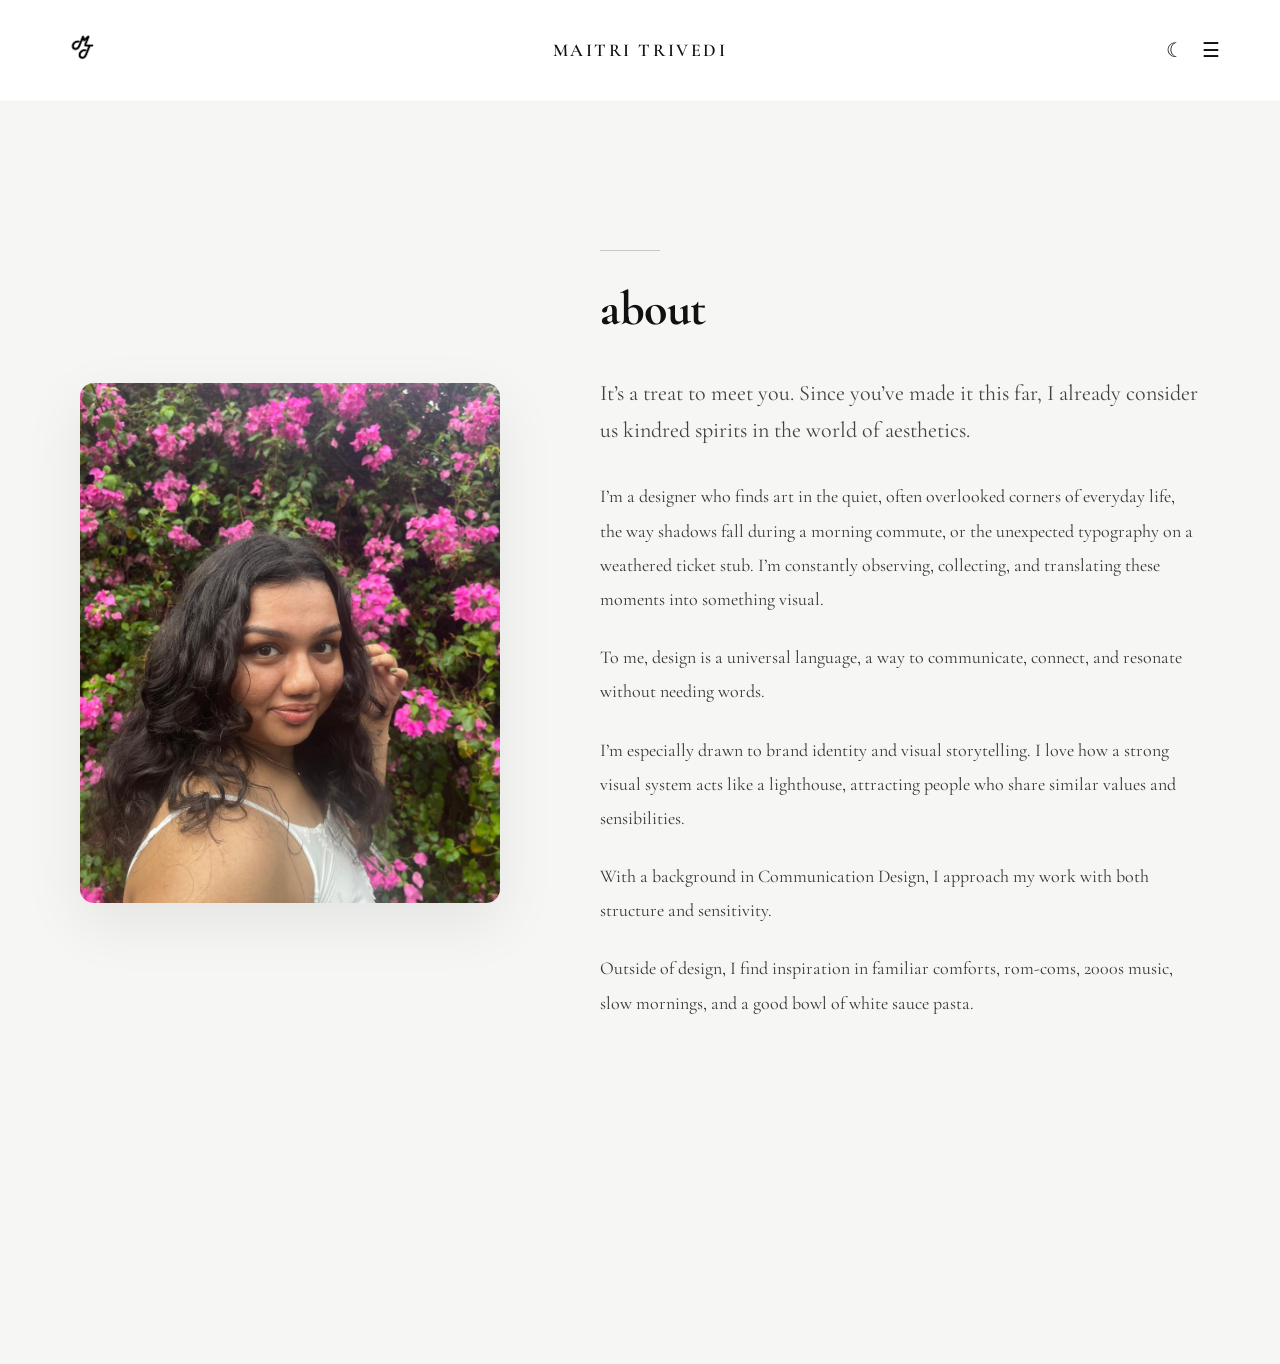
<file: about.html>
<!DOCTYPE html>

<html lang="en">

<head>
  <meta charset="UTF-8">
  <meta name="viewport" content="width=device-width, initial-scale=1.0">
  <title>About — Maitri Trivedi</title>

  <link rel="stylesheet" href="style.css">
  <link rel="stylesheet" href="css/about.css">

  <link href="https://fonts.googleapis.com/css2?family=Cormorant+Garamond:wght@400;500;600&display=swap" rel="stylesheet">
</head>

<body class="about-page">

  <!-- HEADER (unchanged) -->

  <header class="site-header">
    <div class="header-left">
      <a href="index.html">
        <img src="Logo.png" class="logo-img">
      </a>
    </div>

<div class="site-name">MAITRI TRIVEDI</div>

<div class="header-actions">
    <button class="theme-toggle" id="theme-toggle">☾</button>
    <button class="menu-toggle">☰</button>
</div>

  </header>

  <!-- ABOUT -->

  <main class="about-container">


<div class="about-grid">

  <!-- IMAGE -->
  <div class="about-image">
    <img src="maitri.jpg" alt="Maitri Trivedi">
  </div>

  <!-- TEXT -->
  <div class="about-text">

    <h1>about</h1>

    <p class="lead">
      It’s a treat to meet you. Since you’ve made it this far, I already consider us kindred spirits in the world of aesthetics.
    </p>

    <p>
      I’m a designer who finds art in the quiet, often overlooked corners of everyday life, the way shadows fall during a morning commute, or the unexpected typography on a weathered ticket stub. I’m constantly observing, collecting, and translating these moments into something visual.
    </p>

    <p>
      To me, design is a universal language, a way to communicate, connect, and resonate without needing words.
    </p>

    <p>
      I’m especially drawn to brand identity and visual storytelling. I love how a strong visual system acts like a lighthouse, attracting people who share similar values and sensibilities.
    </p>

    <p>
      With a background in Communication Design, I approach my work with both structure and sensitivity.
    </p>

    <p>
      Outside of design, I find inspiration in familiar comforts, rom-coms, 2000s music, slow mornings, and a good bowl of white sauce pasta.
    </p>

  </div>

</div>

  </main>

  <!-- FOOTER -->

  <footer class="project-footer">
  </footer>

</body>
</html>
</file>
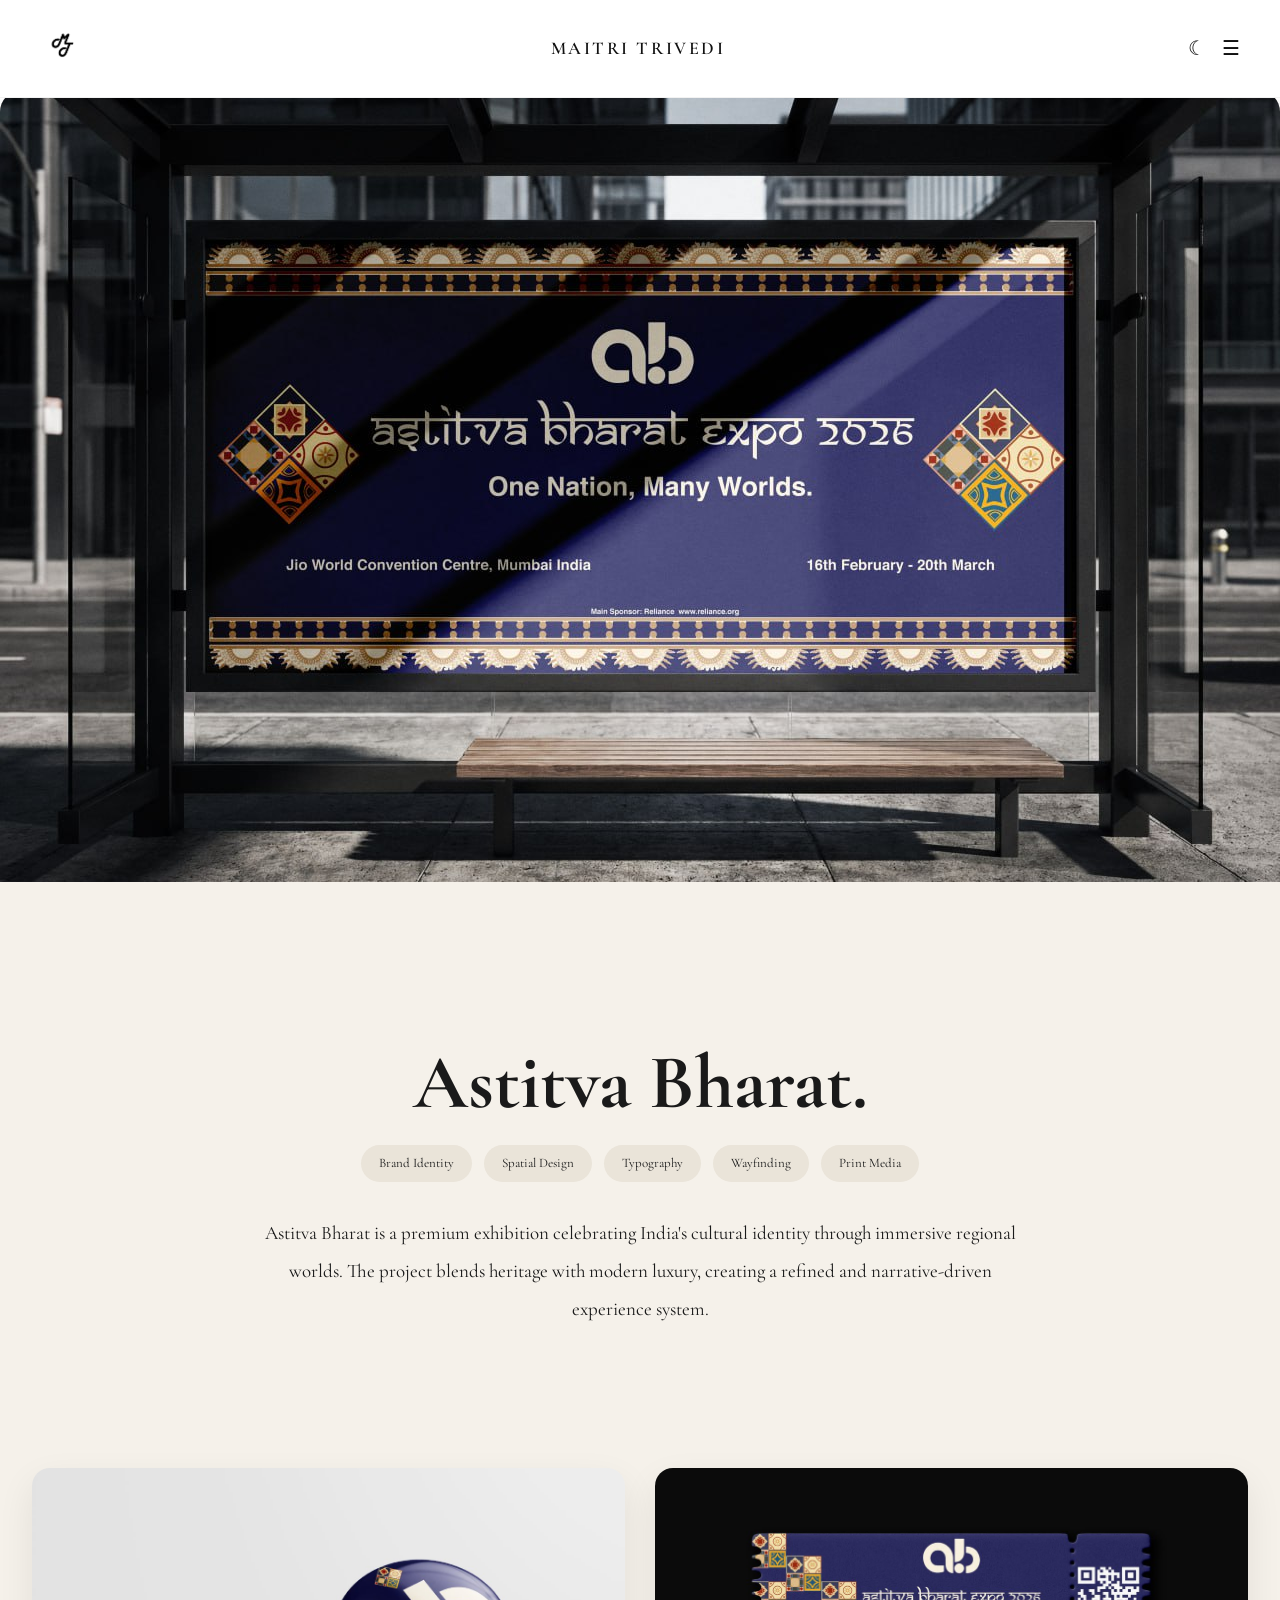
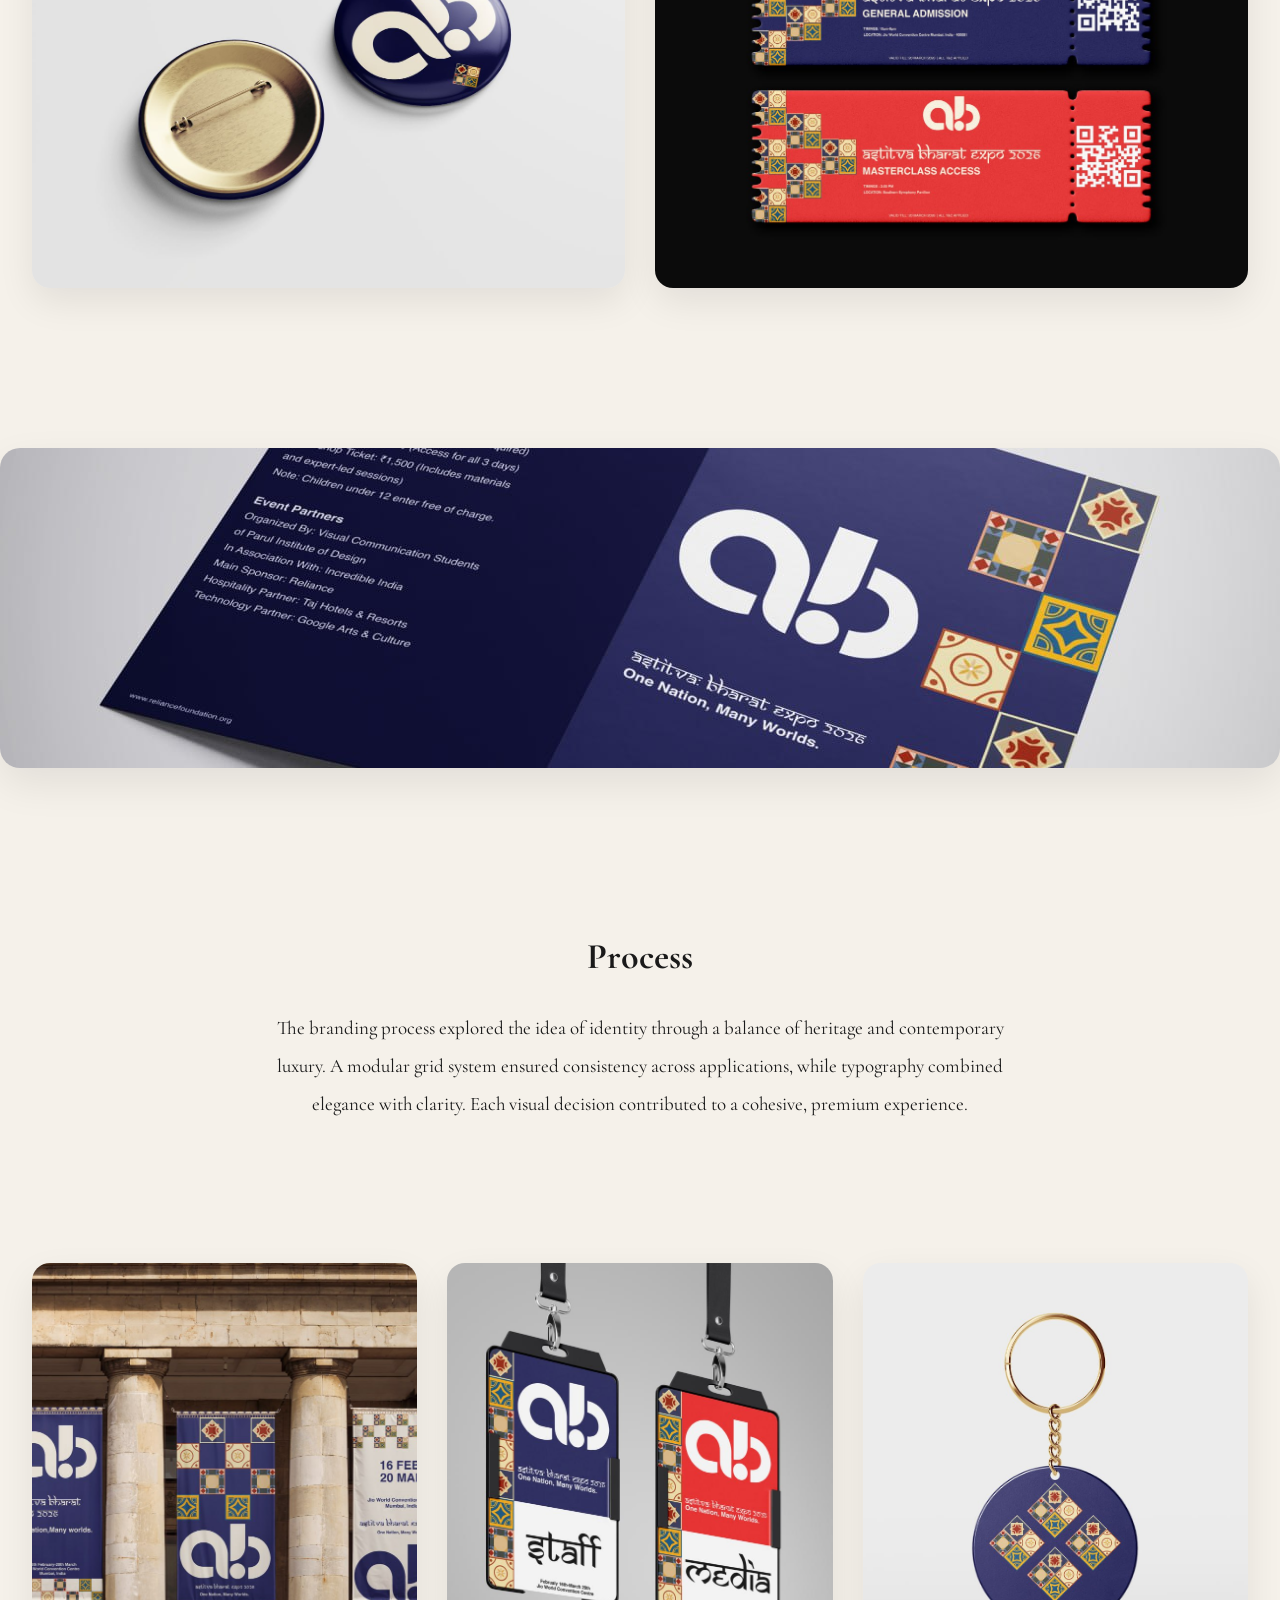
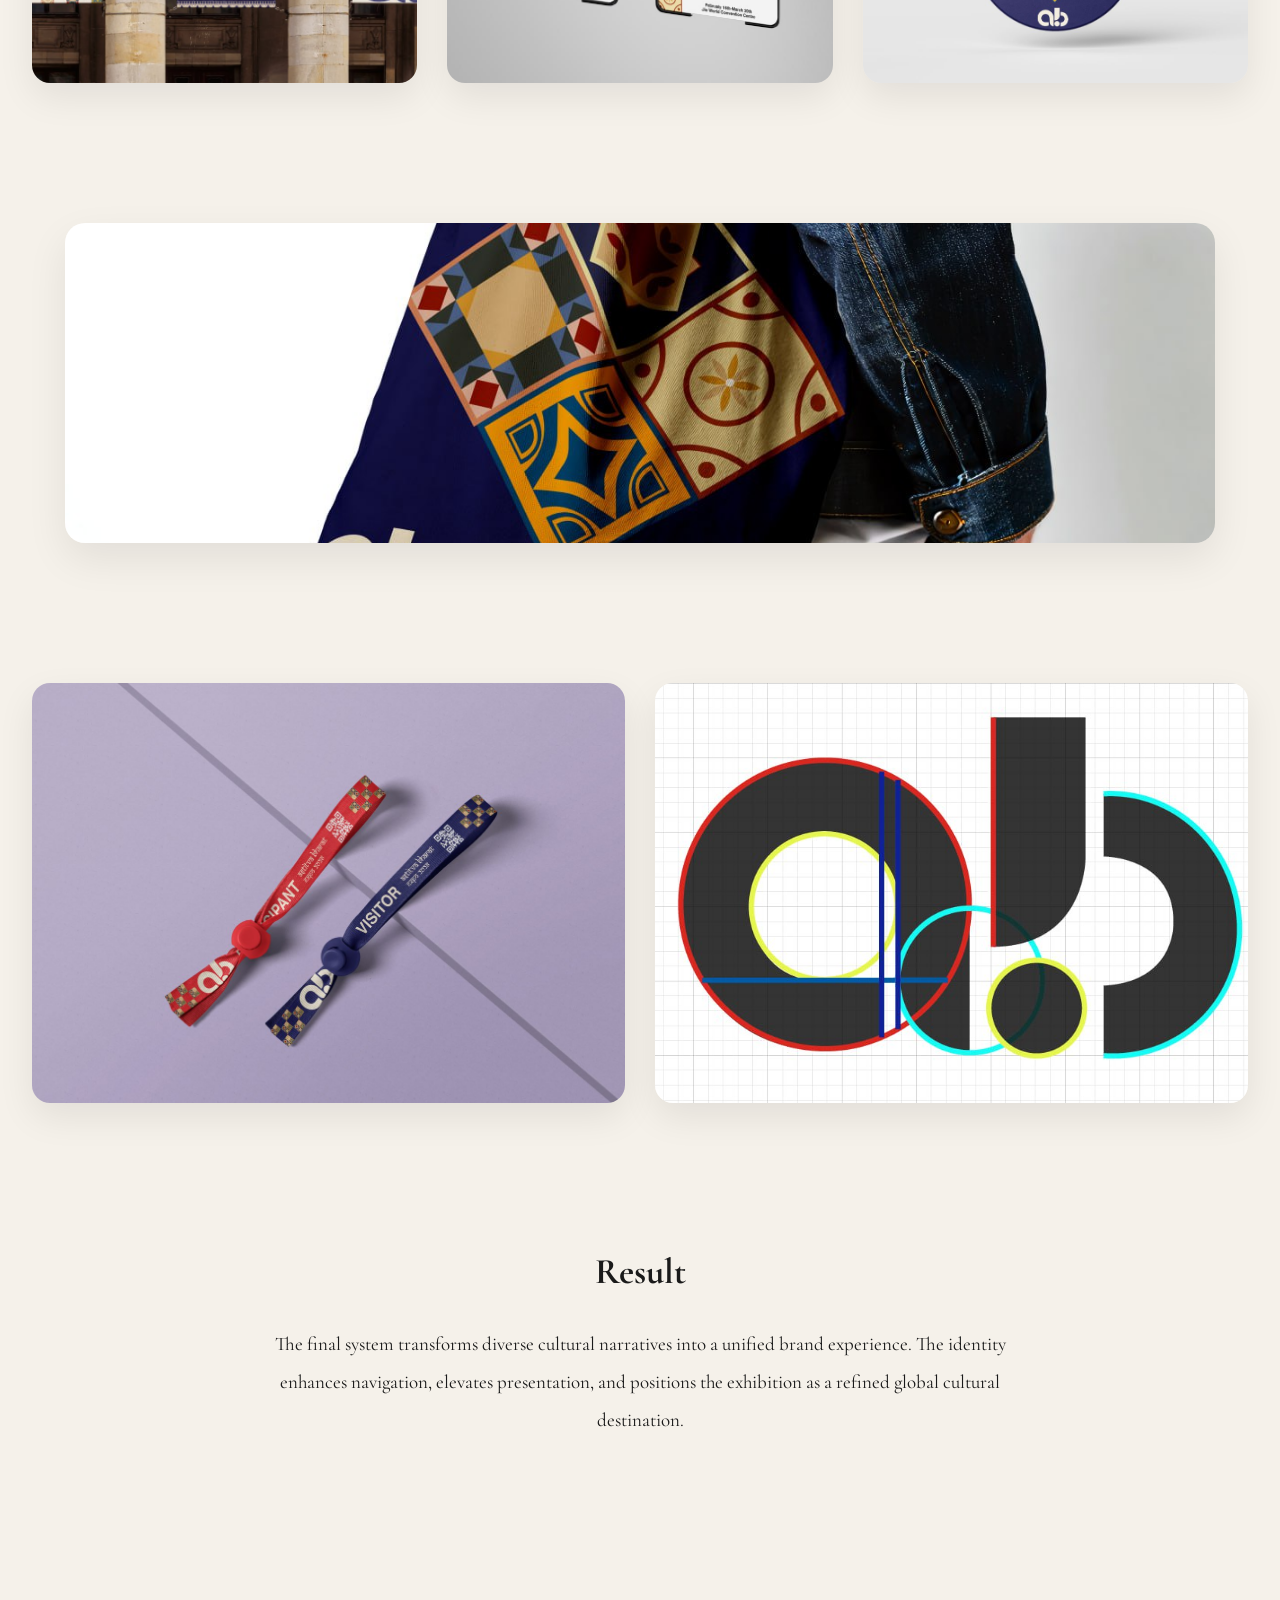
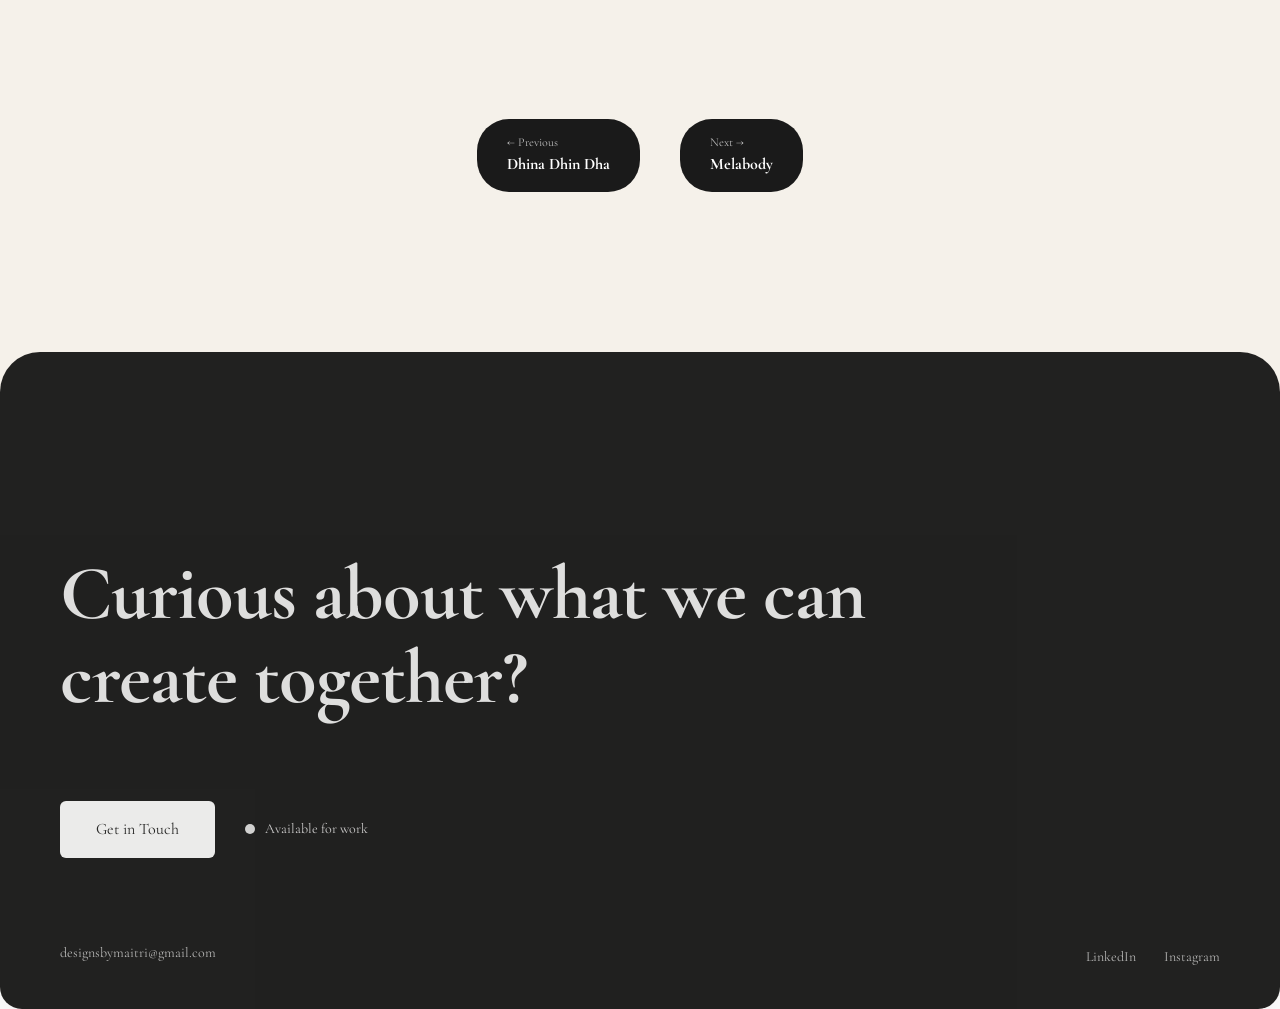
<file: work/project5.html>
<!DOCTYPE html>
<html lang="en">

<head>
<meta charset="UTF-8">
<meta name="viewport" content="width=device-width, initial-scale=1.0">

<title>Astitva Bharat — Maitri Trivedi</title>

<link rel="stylesheet" href="../style.css">
<link rel="stylesheet" href="../css/project.css">

<link href="https://fonts.googleapis.com/css2?family=Cormorant+Garamond:wght@300;400;500;600&display=swap" rel="stylesheet">
</head>

<body>

<!-- HEADER -->
<header class="site-header">

  <div class="header-left">
    <a href="../index.html">
      <img src="../Logo.png" class="logo-img" id="site-logo">
    </a>
  </div>

  <div class="site-name">MAITRI TRIVEDI</div>

  <div class="header-actions">
    <button class="theme-toggle" id="theme-toggle">☾</button>
    <button class="menu-toggle">☰</button>
  </div>

<!-- MENU -->
<div class="menu-overlay">
  <nav class="menu-nav">
    <a href="../index.html#work">Work</a>
    <a href="../index.html#about">About</a>
    <a href="../index.html#contact">Contact</a>
  </nav>
</div>

</header>

<main class="project project-astitva">

<!-- HERO -->
<section class="project-hero">
  <img src="../images/project5/2026-03-22 16.37.49.jpg">
</section>

<!-- INTRO -->
<section class="project-intro container">
  <div class="intro-left">
    <h1>Astitva Bharat.</h1>

    <div class="project-tags">
      <span>Brand Identity</span>
      <span>Spatial Design</span>
      <span>Typography</span>
      <span>Wayfinding</span>
      <span>Print Media</span>
    </div>
  </div>

  <div class="intro-right">
    <p>
      Astitva Bharat is a premium exhibition celebrating India's cultural identity through immersive regional worlds. The project blends heritage with modern luxury, creating a refined and narrative-driven experience system.
    </p>
  </div>
</section>

<!-- GRID 1 -->
<section class="project-gallery grid-style-2">
  <img src="../images/project5/2026-03-22 16.38.05.jpg">
  <img src="../images/project5/2026-03-22 16.38.08.jpg">
</section>

<!-- FULL FEATURE -->
<section class="project-image full-bleed">
  <img src="../images/project5/2026-03-22 16.38.12.jpg">
</section>

<!-- PROCESS -->
<section class="project-text container">
  <h2>Process</h2>
  <p>
    The branding process explored the idea of identity through a balance of heritage and contemporary luxury. A modular grid system ensured consistency across applications, while typography combined elegance with clarity. Each visual decision contributed to a cohesive, premium experience.
  </p>
</section>

<!-- GRID 2 -->
<section class="project-gallery grid-style-3">
  <img src="../images/project5/2026-03-22 16.38.16.jpg">
  <img src="../images/project5/2026-03-22 16.38.19.jpg">
  <img src="../images/project5/2026-03-22 16.38.23.jpg">
</section>

<!-- FEATURE -->
<section class="project-image">
  <img src="../images/project5/2026-03-22 16.38.26.jpg">
</section>

<!-- GRID 3 -->
<section class="project-gallery grid-style-2">
  <img src="../images/project5/2026-03-22 16.38.29.jpg">
  <img src="../images/project5/2026-03-22 16.38.34.jpg">
</section>


<!-- RESULT -->
<section class="project-text container">
  <h2>Result</h2>
  <p>
    The final system transforms diverse cultural narratives into a unified brand experience. The identity enhances navigation, elevates presentation, and positions the exhibition as a refined global cultural destination.
  </p>
</section>

<script src="../js/project.js"></script>

<!-- NAV -->
<section class="project-navigation">

  <a href="project4.html" class="nav-project">
    <span>← Previous</span>
    <h3>Dhina Dhin Dha</h3>
  </a>

  <a href="project1.html" class="nav-project">
    <span>Next →</span>
    <h3>Melabody</h3>
  </a>

</section>

<!-- CONTACT -->
<section class="contact-dark">

  <div class="contact-dark-inner">

    <h2 class="contact-dark-title">
      Curious about what we can create together?<br>
    </h2>

    <div class="contact-dark-cta">

      <a href="mailto:designsbymaitri@gmail.com" class="contact-btn">
        Get in Touch
      </a>

      <div class="contact-status">
        <span class="dot"></span>
        Available for work
      </div>

    </div>

    <div class="contact-footer">

      <div class="contact-left">
        <p>designsbymaitri@gmail.com</p>
      </div>

      <div class="contact-right">
        <a href="https://www.linkedin.com/in/maitri-trivedi-1b9882292/">LinkedIn</a>
        <a href="https://www.instagram.com/designbymaitri/?hl=en">Instagram</a>
      </div>

    </div>

  </div>

</section>
</main>

</body>
</html>
</file>
<file: style.css>
/* ================= RESET ================= */

*{
  margin:0;
  padding:0;
  box-sizing:border-box;
}

body{
  font-family:'Cormorant Garamond',serif;
  background:#ffffff;
  color:#111;
  line-height:1.6;
  padding-top:90px;
}

body.dark{
  background:#0f0f0f;
  color:#f5f5f5;
}

/* ================= HEADER ================= */

.site-header{
  position:fixed;
  top:0;
  width:100%;
  display:grid;
  grid-template-columns:1fr auto 1fr;
  align-items:center;
  padding:22px 60px;
  background:#ffffff;
  border-bottom:1px solid rgba(0,0,0,0.05);
  z-index:999;
}

body.dark .site-header{
  background:#0f0f0f;
  border-bottom:1px solid rgba(255,255,255,0.08);
}

.logo-img{ height:48px; }

.site-name{
  font-size:18px;
  letter-spacing:.14em;
  font-weight:600;
}

.header-actions{
  display:flex;
  gap:18px;
  justify-self:end;
}

.menu-toggle,
.theme-toggle{
  background:none;
  border:none;
  font-size:20px;
  cursor:pointer;
  color:inherit;
}

/* ================= MENU ================= */

.menu-overlay{
  position:fixed;
  inset:0;
  display:flex;
  align-items:center;
  justify-content:center;
  background:#ffffff;
  opacity:0;
  pointer-events:none;
  transition:0.3s ease;
}

.menu-overlay.active{
  opacity:1;
  pointer-events:auto;
}

body.dark .menu-overlay{
  background:#0f0f0f;
}

.menu-nav{
  display:flex;
  flex-direction:column;
  gap:30px;
}

.menu-nav a{
  font-size:56px;
  text-decoration:none;
  color:inherit;
}

/* ================= HERO ================= */

.hero{
  min-height:92vh;
  display:flex;
  align-items:center;
  justify-content:center;
  padding:120px 40px 80px;
}

/* CONTAINER */
.hero-inner{
  max-width:1100px;
  margin:0 auto;
}

/* INTRO (SHIFTED RIGHT SLIGHTLY) */
/* INTRO (slightly stronger but still subtle) */
.hero-intro{
  font-size:clamp(22px, 2.2vw, 26px);
  opacity:.6;
  margin-bottom:34px;

  text-align:center;
  max-width:500px;
  margin-left:auto;
  margin-right:auto;
}

/* MAIN TITLE (dominant) */
.hero-title{
  font-size:clamp(64px, 7vw, 110px);
  line-height:1.05;
  letter-spacing:-1.5px;

  text-align:center;
  margin-bottom:48px;
}

/* SUBTEXT (balanced, readable, not weak) */
.hero-subtext{
  font-size:clamp(20px, 2vw, 24px);
  line-height:1.8;
  opacity:.7;

  max-width:650px;
  margin:0 auto;
  text-align:center;
}

/* ================= WORK ================= */

.work{
  max-width:1200px;
  margin:160px auto;
  padding:120px 70px;
  background:#f7f7f5;
  border-radius:40px;
}

body.dark .work{
  background:#121212;
}

/* ================= SECTION HEADER ================= */

.section-header{
  margin-bottom:80px;
  text-align:center;
}

.section-header h2{
  font-size:54px;
}

.subtitle{
  margin-top:10px;
  opacity:.6;
}

/* ================= FEATURED ================= */

.featured-project{
  margin-bottom:120px;
}

.featured-link{
  display:block;
  text-decoration:none;
  color:inherit;
}

.featured-image{
  border-radius:24px;
  overflow:hidden;
  box-shadow:0 30px 80px rgba(0,0,0,0.12);
}

.featured-image img{
  width:100%;
  height:520px;
  object-fit:cover;
}

.featured-info{
  margin-top:30px;
}

.featured-info h2{
  font-size:44px;
}

.featured-info p{
  font-size:18px;
  opacity:.7;
}

/* ================= GRID ================= */

.projects{
  display:grid;
  grid-template-columns:repeat(2,1fr);
  gap:40px;
}

/* ================= PROJECT CARD ================= */

.project{
  display:block; /* IMPORTANT FIX */
  text-decoration:none;
  color:inherit;

  background:#ffffff;
  border-radius:22px;
  overflow:hidden;

  box-shadow:0 15px 50px rgba(0,0,0,0.08);
}

body.dark .project{
  background:#1a1a1a;
  box-shadow:0 25px 70px rgba(0,0,0,0.6);
}

.project img{
  width:100%;
  height:320px;
  object-fit:cover;
}

.project-info{
  padding:26px;
}

.project-info h3{
  font-size:28px;
}

.project-info span{
  font-size:14px;
  opacity:.6;
}

/* ================= CONTACT ================= */

.contact{
  padding:180px 40px 140px;
  text-align:center;
}

.contact h2{
  font-size:54px;
}

.contact-text{
  font-size:20px;
  opacity:.7;
  margin:30px 0;
}

/* ================= FOOTER ================= */

.site-footer{
  padding:80px;
  text-align:center;
  opacity:.5;
}

/* ================= RESPONSIVE ================= */

@media (max-width:900px){

  .projects{
    grid-template-columns:1fr;
  }

  .hero-title{
    font-size:54px;
  }

  .work{
    padding:80px 30px;
  }

}

/* ================= MENU ================= */

/* ================= MENU ================= */

.menu-overlay{
  position:fixed;
  inset:0;
  background:#111;

  display:flex;
  align-items:center;
  justify-content:center;

  opacity:0;
  visibility:hidden;
  pointer-events:none;

  transition:opacity 0.4s ease, visibility 0.4s ease;

  z-index:9999;
}

.menu-overlay.active{
  opacity:1;
  visibility:visible;
  pointer-events:auto;
}

.menu-nav{
  display:flex;
  flex-direction:column;
  gap:30px;
  text-align:center;
}

.menu-nav a{
  font-size:40px;
  color:#fff;
  text-decoration:none;
  transition:.3s;
}

.menu-nav a:hover{
  opacity:.6;
}


/* ================= MENU BUTTON (CROSS ICON) ================= */

.menu-toggle{
  font-size:20px;
  transition:0.3s;
}

.menu-toggle.open{
  transform:rotate(90deg);
}

.menu-toggle.open::before{
  content:"✕";
}


/* ================= PAGE TRANSITION ================= */

.page-transition{
  position:fixed;
  inset:0;
  background:#111;

  transform:translateY(-100%);
  transition:0.6s ease;

  z-index:10000;
}

.page-transition.active{
  transform:translateY(0);
}


/* ================= HEADER ================= */

.site-header{
  position:fixed;
  top:0;
  width:100%;
  z-index:1000;
  backdrop-filter:blur(10px);
}

/* ================= DARK CONTACT SECTION ================= */

/* ================= CONTACT SPACER ================= */

.contact-spacer{
  height:220px;
}


/* ================= CONTACT OVERLAY ================= */

.contact-dark{
  background:#0a0a0a;
  color:#f5f5f5;

  padding:200px 60px 120px;

  margin-top:-180px;
  border-radius:40px 40px 0 0;

  position:relative;
  z-index:10;

  transform:translateY(80px);
  opacity:0.9;

  transition:all 0.8s cubic-bezier(0.22,1,0.36,1);
}

.contact-dark.active{
  transform:translateY(0);
  opacity:1;
}


/* ================= GRID STRUCTURE ================= */

.contact-dark-inner{
  max-width:1200px;
  margin:0 auto;

  display:grid;
  grid-template-columns:1fr;
  gap:80px;
}


/* ================= TITLE ================= */

.contact-dark-title{
  font-size:clamp(52px,6vw,100px);
  line-height:1.1;
  letter-spacing:-1px;
  color:#dcdcdc;
  max-width:900px;
}


/* ================= CTA ================= */

.contact-dark-cta{
  display:flex;
  align-items:center;
  gap:30px;
}


/* BUTTON */

.contact-btn{
  position:relative;
  overflow:hidden;

  background:#eaeaea;
  color:#111;

  padding:16px 36px;
  font-size:16px;
  text-decoration:none;

  border-radius:6px;
  transition:all 0.3s ease;
}

.contact-btn:hover{
  background:#ffffff;
  transform:translateY(-3px);
  box-shadow:0 12px 30px rgba(255,255,255,0.12);
}


/* GLOW EFFECT */

.contact-btn::before{
  content:"";
  position:absolute;
  width:200px;
  height:200px;
  background:radial-gradient(circle, rgba(255,255,255,0.35), transparent 60%);
  top:var(--y);
  left:var(--x);
  transform:translate(-50%, -50%);
  opacity:0;
  transition:opacity 0.3s;
}

.contact-btn:hover::before{
  opacity:1;
}


/* STATUS */

.contact-status{
  display:flex;
  align-items:center;
  gap:10px;
  font-size:14px;
  opacity:0.8;
}

.contact-status .dot{
  width:10px;
  height:10px;
  background:#ffffff;
  border-radius:50%;
  animation:pulse 1.5s infinite;
}

@keyframes pulse{
  0%{opacity:0.3;}
  50%{opacity:1;}
  100%{opacity:0.3;}
}


/* ================= FOOTER GRID ================= */

.contact-footer{
  display:grid;
  grid-template-columns:1fr auto;
  align-items:end;
  gap:40px;

  font-size:14px;
  opacity:0.7;
}

.contact-left p{
  margin:4px 0;
}


/* SOCIAL */

.contact-right{
  display:flex;
  gap:28px;
}

.contact-right a{
  color:inherit;
  text-decoration:none;
  transition:0.3s ease;
}

.contact-right a:hover{
  opacity:0.5;
}


/* ================= TEXT REVEAL ================= */

.reveal-text span{
  opacity:0;
  display:inline-block;
  transform:translateY(20px);
}


/* ================= BODY TRANSITION ================= */

body{
  transition:background 0.6s ease;
}


/* ================= RESPONSIVE ================= */

@media(max-width:900px){

  .contact-dark{
    padding:140px 24px 80px;
  }

  .contact-dark-inner{
    gap:60px;
  }

  .contact-dark-title{
    font-size:36px;
  }

  .contact-dark-cta{
    flex-direction:column;
    align-items:flex-start;
    gap:20px;
  }

  .contact-footer{
    grid-template-columns:1fr;
    gap:30px;
  }

}
</file>
<file: css/about.css>
/* ================= BASE ================= */

body.about-page{
  background:#f6f6f4;
  color:#111;
  font-family:'Cormorant Garamond', serif;
}


/* ================= ABOUT LAYOUT ================= */

.about-container{
  max-width:1200px;
  margin:160px auto;
  padding:0 40px;
}

.about-grid{
  display:grid;
  grid-template-columns:420px 1fr;
  gap:100px;
  align-items:center;
}


/* ================= IMAGE ================= */

.about-image{
  position:relative;
}

.about-image img{
  width:100%;
  height:520px;
  object-fit:cover;
  border-radius:14px;

  /* subtle premium shadow */
  box-shadow:0 20px 60px rgba(0,0,0,0.08);
}


/* ================= TEXT ================= */

.about-text{
  max-width:600px;
}

/* MAIN TITLE */
.about-text h1{
  font-size:48px;
  line-height:1.2;
  margin-bottom:36px;
  letter-spacing:-0.5px;
}

/* LEAD */
.about-text .lead{
  font-size:22px;
  line-height:1.7;
  margin-bottom:30px;
  opacity:0.85;
}

/* BODY TEXT */
.about-text p{
  font-size:18px;
  line-height:1.9;
  margin-bottom:24px;
  color:#222;
  opacity:0.9;
}


/* ================= SUBTLE DETAIL LINE ================= */

.about-text::before{
  content:"";
  display:block;
  width:60px;
  height:1px;
  background:#111;
  opacity:0.2;
  margin-bottom:30px;
}


/* ================= FOOTER ================= */

.project-footer{
  margin-top:140px;
  padding:80px 0;
  text-align:center;
}

/* BUTTON */
.back-home-btn{
  text-decoration:none;
  font-size:13px;
  letter-spacing:0.25em;
  text-transform:uppercase;
  color:#111;
  position:relative;
  display:inline-block;
}

/* UNDERLINE ANIMATION */
.back-home-btn::after{
  content:"";
  position:absolute;
  left:0;
  bottom:-6px;
  width:0%;
  height:1px;
  background:#111;
  transition:0.4s ease;
}

.back-home-btn:hover::after{
  width:100%;
}


/* ================= REMOVE CURSOR ================= */

.custom-cursor{
  display:none !important;
}


/* ================= RESPONSIVE ================= */

@media(max-width:900px){

  .about-grid{
    grid-template-columns:1fr;
    gap:50px;
  }

  .about-container{
    margin:120px auto;
    padding:0 24px;
  }

  .about-image img{
    height:auto;
  }

  .about-text h1{
    font-size:36px;
  }

  .about-text .lead{
    font-size:20px;
  }

}
</file>
<file: css/project.css>
/* ================================================= */
/* MELABODY FIXED */
/* ================================================= */

/* HEADER CONSISTENCY */

.site-header{
  display:flex;
  justify-content:space-between;
  align-items:center;
  padding:20px 40px;
}

.header-actions{
  display:flex;
  align-items:center;
  gap:16px;
}

.theme-toggle,
.menu-toggle{
  background:none;
  border:none;
  font-size:20px;
  cursor:pointer;
  line-height:1;
}

/* ===============================
   MELABODY — CLEAN PORTFOLIO STYLE
   =============================== */

.project-melabody {
  background: #f6f6f4;
  color: #111;
  font-family: 'Cormorant Garamond', serif;
}


/* ===============================
   HERO (FULL, NO CROP ISSUES)
   =============================== */

.project-melabody .project-hero img {
  width: 100%;
  height: auto;
  display: block;
}


/* ===============================
   INTRO
   =============================== */

.project-melabody .project-intro {
  display: flex;
  justify-content: space-between;
  gap: 80px;
  padding: 120px 8%;
}

.project-melabody .intro-left h1 {
  font-size: 60px;
  margin-bottom: 20px;
}

.project-melabody .intro-right {
  max-width: 520px;
  line-height: 1.8;
  opacity: 0.75;
}


/* ===============================
   TAGS (TABLET STYLE)
   =============================== */

.project-melabody .project-tags {
  margin-top: 20px;
}

.project-melabody .project-tags span {
  display: inline-block;
  padding: 8px 16px;
  margin: 6px 8px 0 0;
  font-size: 13px;
  border-radius: 999px;
  background: #e8e8e5;
  color: #333;
  font-weight: 500;
}


/* ===============================
   MOODBOARD (FULL IMAGE — NO CUT)
   =============================== */

.project-melabody .melabody-grid {
  width: 100%;
  padding: 0 8%;
  margin: 140px 0;
}

.project-melabody .melabody-grid img {
  width: 100%;
  height: auto;
  display: block;
  border-radius: 12px;
}


/* ===============================
   ALL IMAGES (NO CROPPING EVER)
   =============================== */

.project-melabody .project-image {
  width: 100%;
  padding: 0 8%;
  margin: 140px 0;
}

.project-melabody .project-image img {
  width: 100%;
  height: auto;
  display: block;
  border-radius: 12px;
}


/* ===============================
   TEXT
   =============================== */

.project-melabody .project-text {
  max-width: 720px;
  margin: 140px auto;
  line-height: 1.8;
  padding: 0 8%;
}

.project-melabody .project-text h2 {
  font-size: 34px;
  margin-bottom: 16px;
}


/* ===============================
   GALLERY (NO OVERLAP, CLEAN GRID)
   =============================== */

.melabody-product {
  display: grid;
  grid-template-columns: 1fr 1fr;
  gap: 30px;
  padding: 0 8%;
  margin: 140px 0;
}

.melabody-product img {
  width: 100%;
  border-radius: 12px;
}

.melabody-lifestyle {
  display: grid;
  grid-template-columns: 1fr 1fr;
  gap: 30px;
  padding: 0 8%;
  margin: 140px 0;
}

.melabody-lifestyle img {
  width: 100%;
  border-radius: 12px;
}

.melabody-system {
  display: grid;
  grid-template-columns: 1fr;
  gap: 40px;
  padding: 0 8%;
  margin: 160px 0;
}

.melabody-system img {
  width: 100%;
  border-radius: 12px;
}

.melabody-highlight {
  width: 100%;
  padding: 0 8%;
  margin: 160px 0;
}

.melabody-highlight img {
  width: 100%;
  border-radius: 12px;
}

.melabody-feature img,
.melabody-product img,
.melabody-lifestyle img,
.melabody-system img,
.melabody-highlight img {
  width: 100%;
  height: auto;
  display: block;
}


/* ===============================
   NAVIGATION
   =============================== */

.project-melabody .project-navigation {
  display: flex;
  justify-content: space-between;
  padding: 120px 8%;
}


/* ===============================
   CONTACT SPACING
   =============================== */

.project-melabody .contact-spacer {
  height: 120px;
}


/* ===============================
   RESPONSIVE
   =============================== */

@media (max-width: 900px) {

  .project-melabody .project-intro {
    flex-direction: column;
  }

  .project-melabody .melabody-gallery {
    grid-template-columns: 1fr;
  }

  .project-melabody .melabody-gallery img {
    grid-column: span 1 !important;
  }

}

/* ================================================= */
/* LOAFFA FIXED */
/* ================================================= */

/* ===============================
   LOAFFA — PREMIUM CLEAN LAYOUT
   =============================== */

.project-loaffa {
  background: #f6f6f4;
  color: #111;
  font-family: 'Cormorant Garamond', serif;
}


/* ===============================
   HERO (FULL BLEED)
   =============================== */

.project-loaffa .project-hero img {
  width: 100%;
  height: auto;
  display: block;
}


/* ===============================
   INTRO (CONTAINED)
   =============================== */

.project-loaffa .project-intro {
  display: flex;
  justify-content: space-between;
  gap: 80px;
  padding: 120px 8%;
}

.project-loaffa .intro-left h1 {
  font-size: 120px;
  margin-bottom: 20px;
}

.project-loaffa .intro-right {
  font-size: 25px;
  max-width: 520px;
  line-height: 1.8;
  opacity: 0.75;
}


/* ===============================
   TAGS (TABLET STYLE)
   =============================== */

.project-loaffa .project-tags span {
  display: inline-block;
  padding: 8px 16px;
  margin: 6px 8px 0 0;
  font-size: 13px;
  border-radius: 999px;
  background: #e8e8e5;
}


/* ===============================
   IMAGE ROW (FULL WIDTH GRID)
   =============================== */

.project-loaffa .loaffa-row {
  display: grid;
  grid-template-columns: 1fr 1fr;
  gap: 20px;

  width: 100%;
  padding: 0;
  margin: 140px 0;
}

.project-loaffa .loaffa-row img {
  width: 100%;
  height: auto;
  display: block;
  border-radius: 10px;
}


/* ===============================
   SINGLE IMAGE (PORTRAIT FEATURE)
   =============================== */

.project-loaffa .loaffa-single {
  width: 100%;
  margin: 140px 0;
}

.project-loaffa .loaffa-single img {
  width: 55%;        /* smaller = elegant */
  margin: 0 auto;
  display: block;
  border-radius: 12px;
}


/* ===============================
   FULL WIDTH IMAGES
   =============================== */

.project-loaffa .project-image {
  width: 100%;
  margin: 140px 0;
  padding: 0;
}

.project-loaffa .project-image img {
  width: 100%;
  display: block;
}


/* ===============================
   TEXT
   =============================== */

.project-loaffa .project-text {
  font-size: x-large;
  max-width: 720px;
  margin: 140px auto;
  padding: 0 8%;
  line-height: 1.8;
}

.project-loaffa .project-text h2 {
  font-size: 100px;
  margin-bottom: 16px;
}


/* ===============================
   VIDEO (CLEAN + PREMIUM)
   =============================== */

.project-loaffa .project-video {
  width: 100%;
  margin: 160px 0;
}

.project-loaffa .project-video-frame {
  width: 100%;
  overflow: hidden;
}

.project-loaffa .project-video video {
  width: 100%;
  display: block;
}


/* ===============================
   NAV
   =============================== */

.project-loaffa .project-navigation {
  display: flex;
  justify-content: space-between;
  padding: 120px 8%;
  font-size: larger;
}


/* ===============================
   RESPONSIVE
   =============================== */

@media (max-width: 900px) {

  .project-loaffa .project-intro {
    flex-direction: column;
  }

  .project-loaffa .loaffa-row {
    grid-template-columns: 1fr;
  }

  .project-loaffa .loaffa-single img {
    width: 100%;
  }
}

/* ===============================
   LOAFFA — TRUE IMAGE SIZING
   =============================== */

.project-loaffa img {
  width: 100%;
  height: auto;
  display: block;
}

/* ================================================= */
/* UNCLE DOUGH FIXED */
/* ================================================= */

.project-uncledough{
  background:#f3eadf;
  color:#2b2b2b;
  font-family:'Cormorant Garamond', serif;
}

/* ---------------- CONTAINER ---------------- */

.project-uncledough .container{
  width:min(1000px, 92%);
  margin:0 auto;
  text-align:center;
}

/* ---------------- HERO ---------------- */

.project-uncledough .project-hero{
  height:85vh;
  overflow:hidden;
}

.project-uncledough .project-hero img{
  width:100%;
  height:100%;
  object-fit:cover;
  display:block;
}

/* ---------------- INTRO ---------------- */

.project-uncledough .project-intro{
  margin:120px auto;
  display:flex;
  flex-direction:column;
  align-items:center;
  gap:30px;
}

.project-uncledough .intro-left h1{
  font-size:clamp(52px,6vw,80px);
}

.project-uncledough .project-tags{
  display:flex;
  flex-wrap:wrap;
  justify-content:center;
  gap:10px;
}

.project-uncledough .project-tags span{
  font-size:13px;
  padding:7px 16px;
  border-radius:20px;
  background:rgba(255,255,255,0.5);
}

.project-uncledough .intro-right p{
  font-size:18px;
  line-height:1.9;
  max-width:720px;
  margin:0 auto;
}

/* ---------------- IMAGE ---------------- */

.project-uncledough .project-image{
  margin:120px auto;
  display:flex;
  justify-content:center;
}

.project-uncledough .project-image img{
  height: auto;
  width:min(900px, 92%);
  display:block;

  border-radius:16px;
  box-shadow:0 12px 30px rgba(0,0,0,0.08);
}

/* ---------------- NARROW IMAGE ---------------- */

/* ===============================
   UNCLE DOUGH — MENU LAYOUT
   =============================== */

.uncledough-menu {
  display: grid;
  grid-template-columns: 1fr 1fr;
  gap: 40px;
  align-items: start;
  padding: 0 8%;
  margin: 80px 0;
}

.uncledough-menu img {
  width: 100%;
  height: auto;
  display: block;
}

/* ---------------- GALLERY ---------------- */

.project-uncledough .project-gallery{
  width:min(1000px, 92%);
  margin:120px auto;

  display:grid;
  grid-template-columns:repeat(2, 1fr);
  gap:24px;
}

.project-uncledough .project-gallery img{
  width:100%;
  height:auto;
  object-fit:cover;
  display:block;

  border-radius:16px;
  box-shadow:0 12px 30px rgba(0,0,0,0.08);
}

/* ---------------- TEXT ---------------- */

.project-uncledough .project-text{
  margin:120px auto;
  max-width:720px;
  text-align:center;
}

.project-uncledough .project-text h2{
  font-size:34px;
  margin-bottom:20px;
}

.project-uncledough .project-text p{
  font-size:18px;
  line-height:1.9;
}

/* ---------------- NAV (SAME AS OTHERS) ---------------- */

.project-navigation{
  display:flex;
  justify-content:center;
  gap:30px;
  margin:120px auto;
}

.nav-project{
  padding:12px 26px;
  border-radius:30px;
  background:#1a1a1a;
  color:#fff;
  text-decoration:none;
  font-size:14px;
  transition:0.3s ease;
}

.nav-project:hover{
  background:#333;
}

.nav-project span{
  display:block;
  font-size:12px;
  opacity:.7;
}

.nav-project h3{
  font-size:15px;
}

/* ---------------- FOOTER ---------------- */

.project-footer{
  display:flex;
  justify-content:center;
  padding:80px 0;
}

.back-home-btn{
  padding:12px 26px;
  border-radius:30px;
  background:#1a1a1a;
  color:#fff;
  text-decoration:none;
  font-size:14px;
}

/* ---------------- RESPONSIVE ---------------- */

@media(max-width:768px){

  .project-uncledough .project-gallery{
    grid-template-columns:1fr;
  }

  .project-uncledough .project-gallery img{
    height:auto;
  }

}

/* ================================================= */
/* DHINA DHIN DHA FIXED */
/* ================================================= */

.project-dhinadhindha{
  background:#f4efe6;
  color:#1a1a1a;
  font-family:'Cormorant Garamond', serif;
}

/* ---------------- CONTAINER ---------------- */

.project-dhinadhindha .container{
  width:min(1200px, 94%);
  margin:0 auto;
  text-align:center;
}

/* ---------------- HERO ---------------- */

.project-dhinadhindha .project-hero{
  height:85vh;
  overflow:hidden;
}

.project-dhinadhindha .project-hero img{
  width:100%;
  height:100%;
  object-fit:cover;
  display:block;
}

/* ---------------- INTRO ---------------- */

.project-dhinadhindha .project-intro{
  margin:120px auto;
  display:flex;
  flex-direction:column;
  align-items:center;
  gap:30px;
}

.project-dhinadhindha .intro-left h1{
  font-size:clamp(52px,6vw,80px);
}

.project-dhinadhindha .project-tags{
  display:flex;
  flex-wrap:wrap;
  justify-content:center;
  gap:10px;
}

.project-dhinadhindha .project-tags span{
  font-size:13px;
  padding:7px 16px;
  border-radius:20px;
  background:#e9e3d6;
}

.project-dhinadhindha .intro-right p{
  font-size:18px;
  line-height:1.9;
  max-width:720px;
  margin:0 auto;
}

/* ---------------- GALLERY ---------------- */

.project-dhinadhindha .project-gallery{
  width:min(1000px, 92%);
  margin:120px auto;

  display:grid;
  gap:24px;
}

.project-dhinadhindha .grid-style-2{
  grid-template-columns:repeat(2, 1fr);
}

.project-dhinadhindha .grid-style-3{
  grid-template-columns:repeat(3, 1fr);
}

.project-dhinadhindha .project-gallery img{
  width:100%;
  height:540px;
  object-fit:cover;
  display:block;

  border-radius:14px;
  box-shadow:0 10px 30px rgba(0,0,0,0.08);
}

/* ---------------- FULL BLEED ---------------- */

.project-dhinadhindha .project-image.full-bleed{
  margin:140px auto;
}

.project-dhinadhindha .project-image.full-bleed img{
  width:100%;
  max-width:1300px;
  display:flex;
  margin:0 auto;

  border-radius:16px;
  box-shadow:0 12px 30px rgba(0,0,0,0.08);
}

/* ---------------- IMAGE ---------------- */

.project-dhinadhindha .project-image{
  margin:120px auto;
  display:flex;
  justify-content:center;
}

.project-dhinadhindha .project-image img{
  width:min(1100px, 94%);
  display:block;

  border-radius:16px;
  box-shadow:0 12px 30px rgba(0,0,0,0.08);
}

/* ---------------- TEXT ---------------- */

.project-dhinadhindha .project-text{
  margin:120px auto;
  max-width:720px;
  text-align:center;
}

.project-dhinadhindha .project-text h2{
  font-size:34px;
  margin-bottom:20px;
}

.project-dhinadhindha .project-text p{
  font-size:18px;
  line-height:1.9;
}

/* ---------------- NAV (GLOBAL STYLE) ---------------- */

.project-navigation{
  display:flex;
  justify-content:center;
  gap:30px;
  margin:120px auto;
}

.nav-project{
  padding:12px 26px;
  border-radius:30px;
  background:#1a1a1a;
  color:#fff;
  text-decoration:none;
  font-size:14px;
  transition:0.3s ease;
}

.nav-project:hover{
  background:#333;
}

.nav-project span{
  display:block;
  font-size:12px;
  opacity:.7;
}

.nav-project h3{
  font-size:15px;
}



/* ---------------- RESPONSIVE ---------------- */

@media(max-width:768px){

  .project-dhinadhindha .grid-style-2,
  .project-dhinadhindha .grid-style-3{
    grid-template-columns:1fr;
  }

  .project-dhinadhindha .project-gallery img{
    height:auto;
  }

}

/* ================================================= */
/* ASTITVA BHARAT — PREMIUM FULL SIZE */
/* ================================================= */

.project-astitva{
  background:#f5f1ea;
  color:#1a1a1a;
  font-family:'Cormorant Garamond', serif;
}

/* ---------------- CONTAINER ---------------- */

.project-astitva .container{
  width:min(1250px, 95%);
  margin:0 auto;
  text-align:center;
}

/* ---------------- HERO ---------------- */

.project-astitva .project-hero{
  height:88vh;
  overflow:hidden;
}

.project-astitva .project-hero img{
  width:100%;
  height:100%;
  object-fit:cover;
  display:block;
}

/* ---------------- INTRO ---------------- */

.project-astitva .project-intro{
  margin:140px auto;
  display:flex;
  flex-direction:column;
  align-items:center;
  gap:32px;
}

.project-astitva .intro-left h1{
  font-size:clamp(56px,6vw,88px);
}

.project-astitva .project-tags{
  display:flex;
  flex-wrap:wrap;
  justify-content:center;
  gap:12px;
}

.project-astitva .project-tags span{
  font-size:13px;
  padding:8px 18px;
  border-radius:22px;
  background:#eae4d9;
}

.project-astitva .intro-right p{
  font-size:19px;
  line-height:2;
  max-width:760px;
  margin:0 auto;
}

/* ---------------- GALLERY ---------------- */

.project-astitva .project-gallery{
  width:min(1250px, 95%);
  margin:140px auto;

  display:grid;
  gap:30px;
}

.project-astitva .grid-style-2{
  grid-template-columns:repeat(2, 1fr);
}

.project-astitva .grid-style-3{
  grid-template-columns:repeat(3, 1fr);
}

.project-astitva .project-gallery img{
  width:100%;
  height:420px; /* BIG but not overwhelming */
  object-fit:cover;
  display:block;

  border-radius:18px;
  box-shadow:0 14px 36px rgba(0,0,0,0.08);
}

/* ---------------- FULL BLEED ---------------- */

.project-astitva .project-image.full-bleed{
  margin:160px auto;
}

.project-astitva .project-image.full-bleed img{
  width:100%;
  max-width:1350px; /* pushed but not edge-to-edge */
  margin:0 auto;
  display:block;

  border-radius:20px;
  box-shadow:0 16px 40px rgba(0,0,0,0.08);
}

/* ---------------- IMAGE ---------------- */

.project-astitva .project-image{
  margin:140px auto;
  display:flex;
  justify-content:center;
}

.project-astitva .project-image img{
  width:min(1150px, 95%);
  display:block;

  border-radius:20px;
  box-shadow:0 16px 40px rgba(0,0,0,0.08);
}

/* ---------------- TEXT ---------------- */

.project-astitva .project-text{
  margin:140px auto;
  max-width:760px;
  text-align:center;
}

.project-astitva .project-text h2{
  font-size:36px;
  margin-bottom:24px;
}

.project-astitva .project-text p{
  font-size:19px;
  line-height:2;
}

/* ---------------- NAV ---------------- */

.project-navigation{
  width:100%;
  padding:140px 0;
  display:flex;
  justify-content:center;
  gap:40px;
}

.nav-project{
  padding:14px 30px;
  border-radius:32px;
  background:#1a1a1a;
  color:#fff;
  text-decoration:none;
  font-size:14px;
  transition:0.3s ease;
}

.nav-project:hover{
  background:#333;
}

.nav-project span{
  display:block;
  font-size:12px;
  opacity:.7;
}

.nav-project h3{
  font-size:16px;
}

/* ---------------- RESPONSIVE ---------------- */

@media(max-width:768px){

  .project-astitva .grid-style-2,
  .project-astitva .grid-style-3{
    grid-template-columns:1fr;
  }

  .project-astitva .project-gallery img{
    height:auto;
  }

}

/* ================= DARK MODE FIX ================= */

body.dark .project-tags span{
  background:#2a2a2a;
  color:#f5f5f5;
  border:1px solid rgba(255,255,255,0.1);
}

body.dark .project-text,
body.dark .intro-left,
body.dark .intro-right p{
  color:#eaeaea;
}

body.dark .nav-project{
  background:#1a1a1a;
  color:#f5f5f5;

  box-shadow:0 10px 40px rgba(0,0,0,0.6);
}

body.dark .nav-project span{
  color:#bbb;
}

body.dark .nav-project:hover{
  background:#222;
  transform:translateY(-4px);
}

/* ================= CONTACT SPACER ================= */

.contact-spacer{
  height:220px;
}


/* ================= CONTACT OVERLAY ================= */

.contact-dark{
  background:#0a0a0a;
  color:#f5f5f5;

  padding:200px 60px 120px;

  margin-top:-180px;
  border-radius:40px 40px 0 0;

  position:relative;
  z-index:10;

  transform:translateY(80px);
  opacity:0.9;

  transition:all 0.8s cubic-bezier(0.22,1,0.36,1);
}

.contact-dark.active{
  transform:translateY(0);
  opacity:1;
}


/* ================= GRID STRUCTURE ================= */

.contact-dark-inner{
  max-width:1200px;
  margin:0 auto;

  display:grid;
  grid-template-columns:1fr;
  gap:80px;
}


/* ================= TITLE ================= */

.contact-dark-title{
  font-size:clamp(52px,6vw,100px);
  line-height:1.1;
  letter-spacing:-1px;
  color:#dcdcdc;
  max-width:900px;
}


/* ================= CTA ================= */

.contact-dark-cta{
  display:flex;
  align-items:center;
  gap:30px;
}


/* BUTTON */

.contact-btn{
  position:relative;
  overflow:hidden;

  background:#eaeaea;
  color:#111;

  padding:16px 36px;
  font-size:16px;
  text-decoration:none;

  border-radius:6px;
  transition:all 0.3s ease;
}

.contact-btn:hover{
  background:#ffffff;
  transform:translateY(-3px);
  box-shadow:0 12px 30px rgba(255,255,255,0.12);
}


/* GLOW EFFECT */

.contact-btn::before{
  content:"";
  position:absolute;
  width:200px;
  height:200px;
  background:radial-gradient(circle, rgba(255,255,255,0.35), transparent 60%);
  top:var(--y);
  left:var(--x);
  transform:translate(-50%, -50%);
  opacity:0;
  transition:opacity 0.3s;
}

.contact-btn:hover::before{
  opacity:1;
}


/* STATUS */

.contact-status{
  display:flex;
  align-items:center;
  gap:10px;
  font-size:14px;
  opacity:0.8;
}

.contact-status .dot{
  width:10px;
  height:10px;
  background:#ffffff;
  border-radius:50%;
  animation:pulse 1.5s infinite;
}

@keyframes pulse{
  0%{opacity:0.3;}
  50%{opacity:1;}
  100%{opacity:0.3;}
}


/* ================= FOOTER GRID ================= */

.contact-footer{
  display:grid;
  grid-template-columns:1fr auto;
  align-items:end;
  gap:40px;

  font-size:14px;
  opacity:0.7;
}

.contact-left p{
  margin:4px 0;
}


/* SOCIAL */

.contact-right{
  display:flex;
  gap:28px;
}

.contact-right a{
  color:inherit;
  text-decoration:none;
  transition:0.3s ease;
}

.contact-right a:hover{
  opacity:0.5;
}


/* ================= TEXT REVEAL ================= */

.reveal-text span{
  opacity:0;
  display:inline-block;
  transform:translateY(20px);
}


/* ================= BODY TRANSITION ================= */

body{
  transition:background 0.6s ease;
}


/* ================= RESPONSIVE ================= */

@media(max-width:900px){

  .contact-dark{
    padding:140px 24px 80px;
  }

  .contact-dark-inner{
    gap:60px;
  }

  .contact-dark-title{
    font-size:36px;
  }

  .contact-dark-cta{
    flex-direction:column;
    align-items:flex-start;
    gap:20px;
  }

  .contact-footer{
    grid-template-columns:1fr;
    gap:30px;
  }

}
</file>
